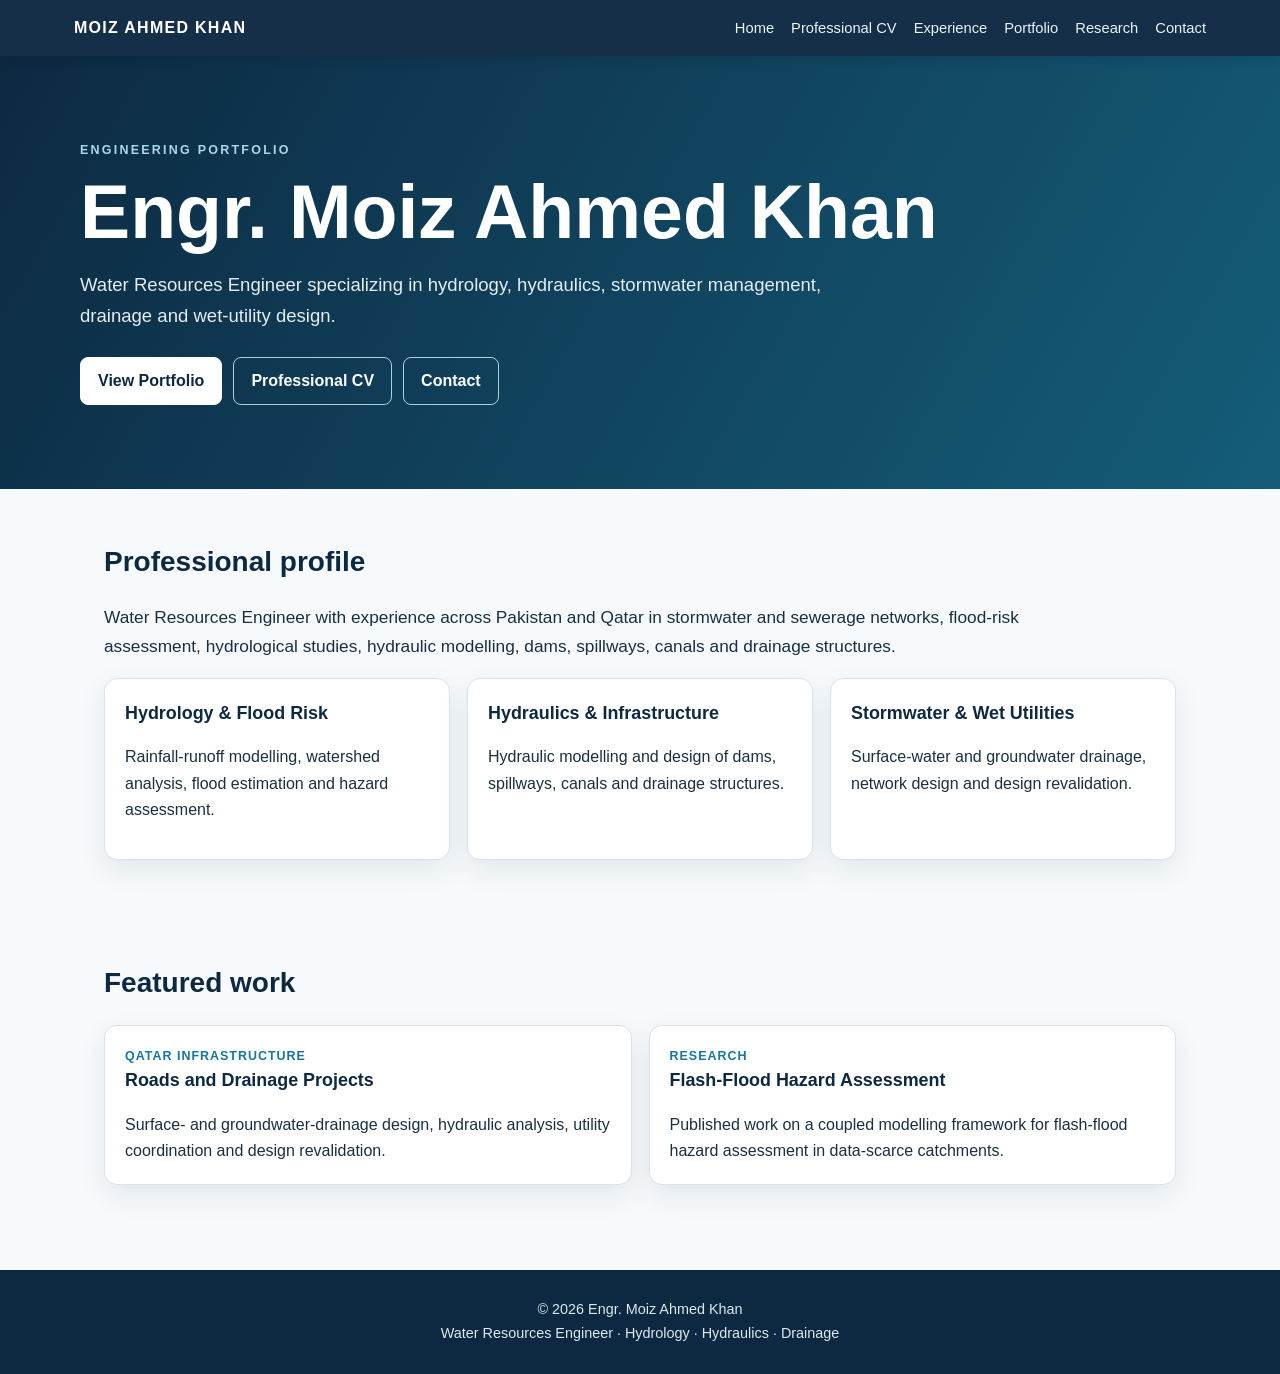
<file: index.html>
<!doctype html><html lang="en"><head><meta charset="utf-8"><meta name="viewport" content="width=device-width,initial-scale=1"><meta name="description" content="Professional portfolio of Engr. Moiz Ahmed Khan."><title>Home | Moiz Ahmed Khan</title><link rel="stylesheet" href="assets/style.css"></head><body><header><div class="navwrap"><a class="brand" href="index.html">MOIZ AHMED KHAN</a><button class="menu" aria-label="Toggle navigation">☰</button><nav><a href="index.html">Home</a><a href="cv.html">Professional CV</a><a href="experience.html">Experience</a><a href="projects.html">Portfolio</a><a href="research.html">Research</a><a href="contact.html">Contact</a></nav></div></header><section class="hero"><div class="wrap"><div class="eyebrow">Engineering portfolio</div><h1>Engr. Moiz Ahmed Khan</h1><p>Water Resources Engineer specializing in hydrology, hydraulics, stormwater management, drainage and wet-utility design.</p><div class="actions"><a class="btn primary" href="projects.html">View Portfolio</a><a class="btn" href="cv.html">Professional CV</a><a class="btn" href="contact.html">Contact</a></div></div></section><section class="section"><h2>Professional profile</h2><p class="lead">Water Resources Engineer with experience across Pakistan and Qatar in stormwater and sewerage networks, flood-risk assessment, hydrological studies, hydraulic modelling, dams, spillways, canals and drainage structures.</p><div class="grid three"><div class="card"><h3>Hydrology & Flood Risk</h3><p>Rainfall-runoff modelling, watershed analysis, flood estimation and hazard assessment.</p></div><div class="card"><h3>Hydraulics & Infrastructure</h3><p>Hydraulic modelling and design of dams, spillways, canals and drainage structures.</p></div><div class="card"><h3>Stormwater & Wet Utilities</h3><p>Surface-water and groundwater drainage, network design and design revalidation.</p></div></div></section><section class="section"><h2>Featured work</h2><div class="grid"><div class="project"><div class="type">Qatar infrastructure</div><h2>Roads and Drainage Projects</h2><p>Surface- and groundwater-drainage design, hydraulic analysis, utility coordination and design revalidation.</p></div><div class="project"><div class="type">Research</div><h2>Flash-Flood Hazard Assessment</h2><p>Published work on a coupled modelling framework for flash-flood hazard assessment in data-scarce catchments.</p></div></div></section><footer><div>© <span id="year"></span> Engr. Moiz Ahmed Khan</div><div>Water Resources Engineer · Hydrology · Hydraulics · Drainage</div></footer><script src="assets/script.js"></script></body></html>
</file>
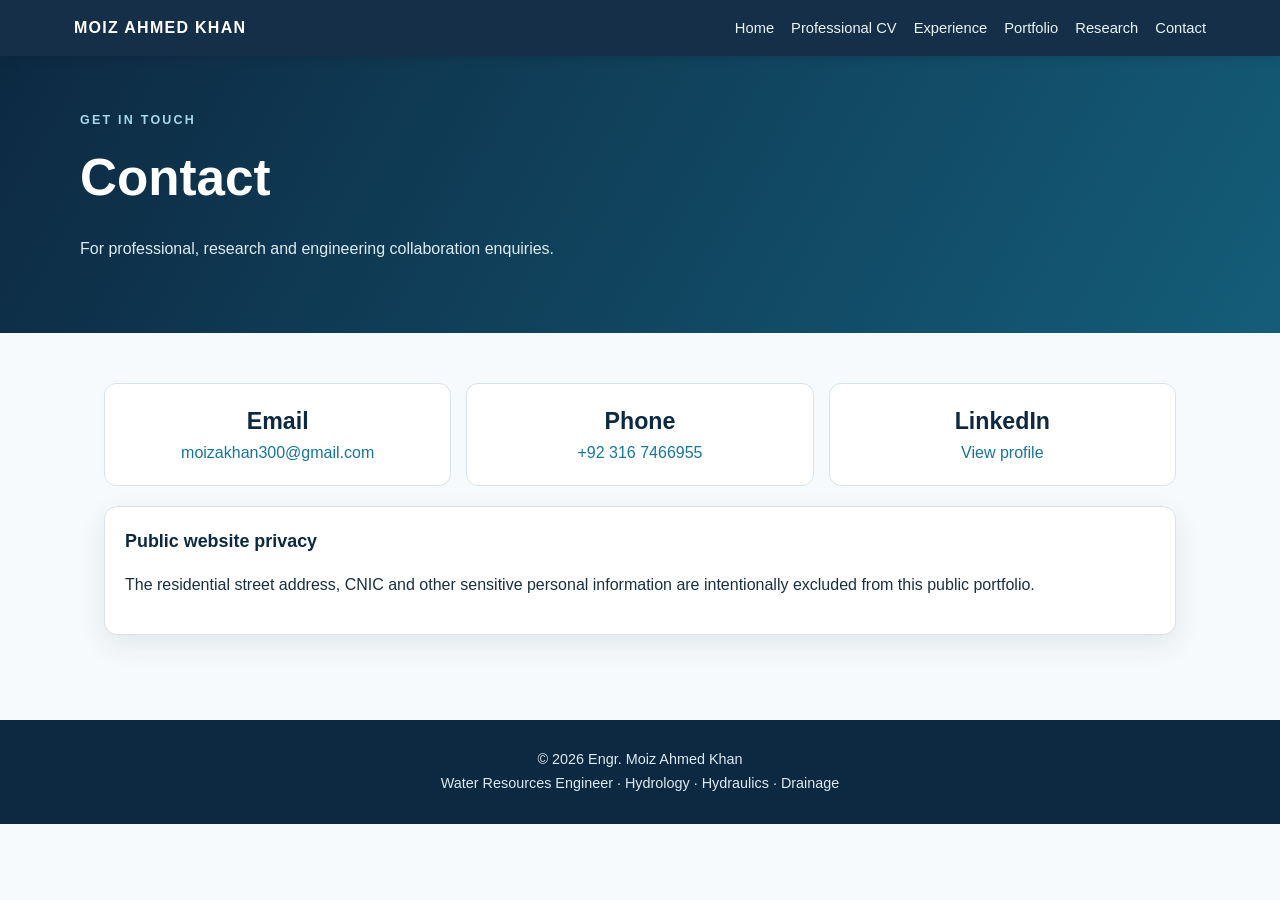
<file: contact.html>
<!doctype html><html lang="en"><head><meta charset="utf-8"><meta name="viewport" content="width=device-width,initial-scale=1"><meta name="description" content="Contact Engr. Moiz Ahmed Khan."><title>Contact | Moiz Ahmed Khan</title><link rel="stylesheet" href="assets/style.css"></head><body><header><div class="navwrap"><a class="brand" href="index.html">MOIZ AHMED KHAN</a><button class="menu" aria-label="Toggle navigation">☰</button><nav><a href="index.html">Home</a><a href="cv.html">Professional CV</a><a href="experience.html">Experience</a><a href="projects.html">Portfolio</a><a href="research.html">Research</a><a href="contact.html">Contact</a></nav></div></header><section class="pagehead"><div class="wrap"><div class="eyebrow">Get in touch</div><h1>Contact</h1><p>For professional, research and engineering collaboration enquiries.</p></div></section><section class="section"><div class="contact"><div class="stat"><strong>Email</strong><a href="mailto:moizakhan300@gmail.com">moizakhan300@gmail.com</a></div><div class="stat"><strong>Phone</strong><a href="tel:+923167466955">+92 316 7466955</a></div><div class="stat"><strong>LinkedIn</strong><a href="https://www.linkedin.com/in/engrmoizahmedkhan" target="_blank" rel="noopener">View profile</a></div></div><div class="card" style="margin-top:20px"><h3>Public website privacy</h3><p>The residential street address, CNIC and other sensitive personal information are intentionally excluded from this public portfolio.</p></div></section><footer><div>© <span id="year"></span> Engr. Moiz Ahmed Khan</div><div>Water Resources Engineer · Hydrology · Hydraulics · Drainage</div></footer><script src="assets/script.js"></script></body></html>
</file>
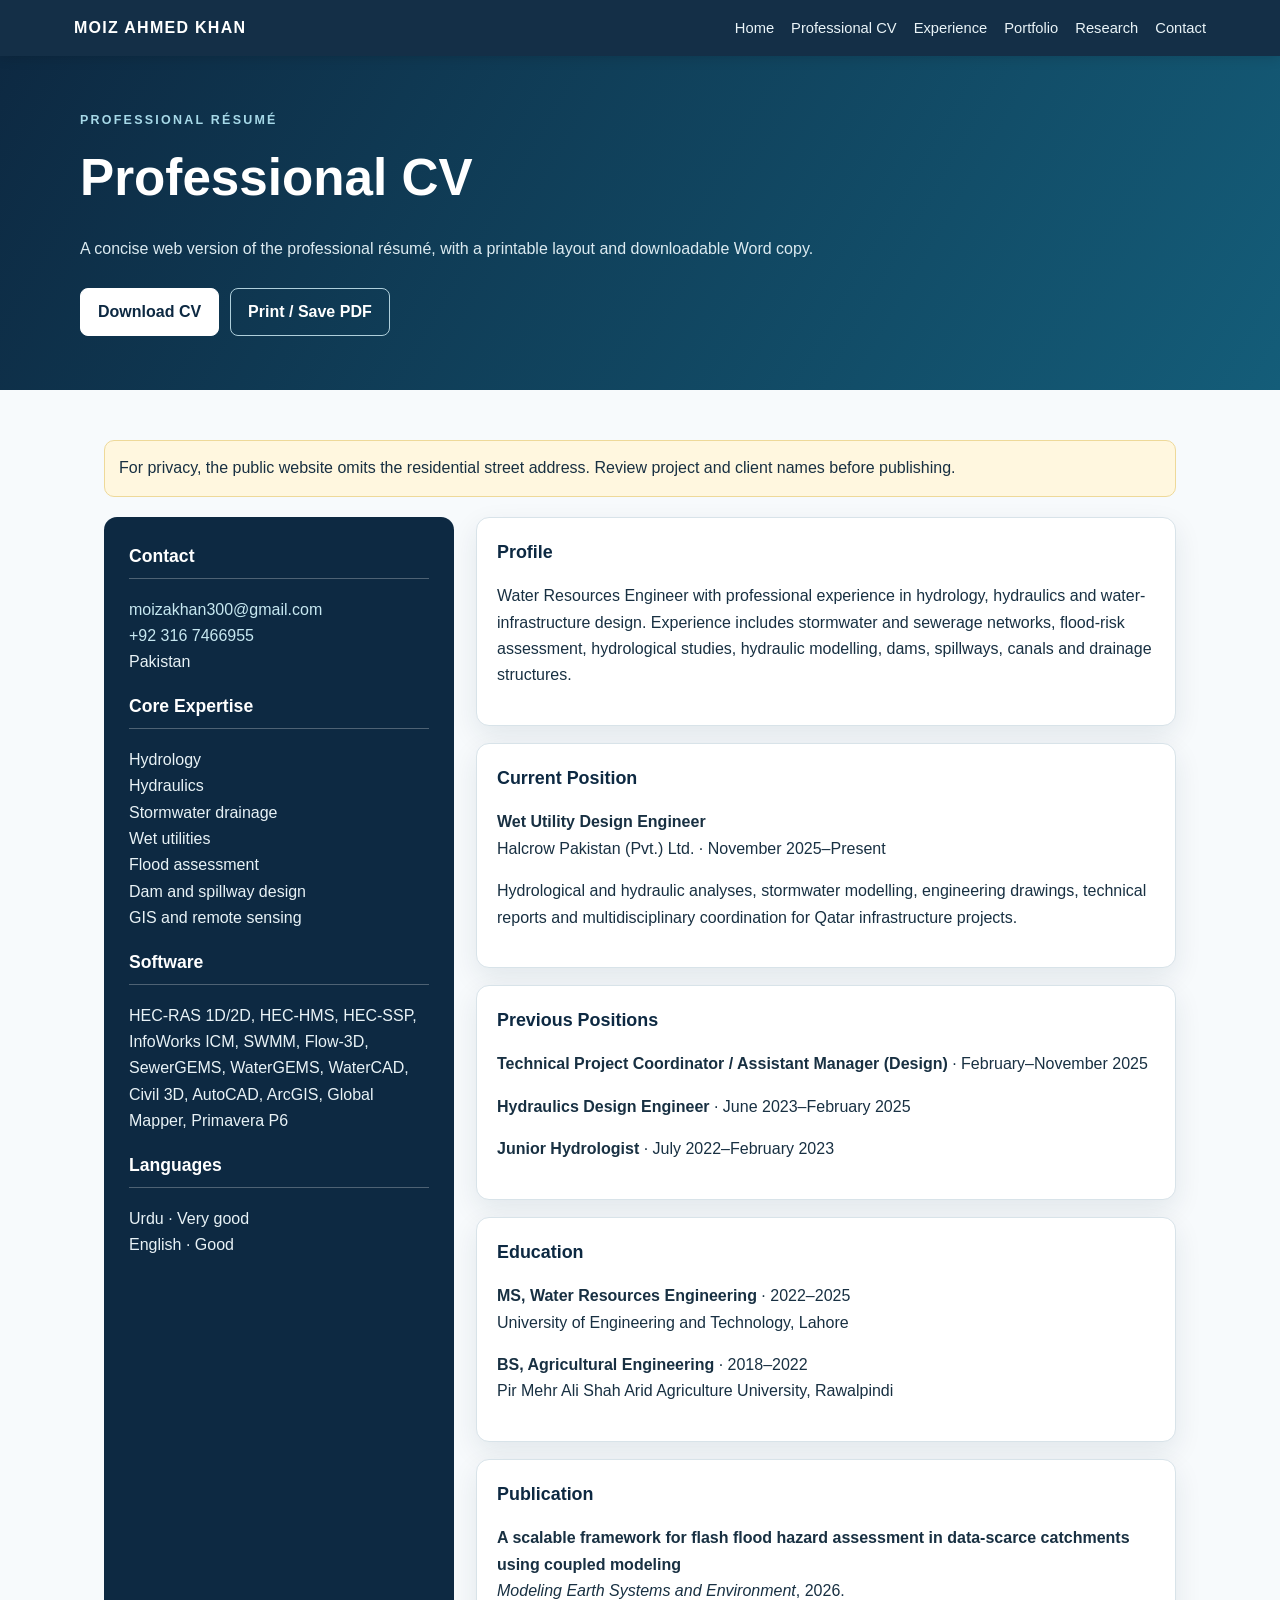
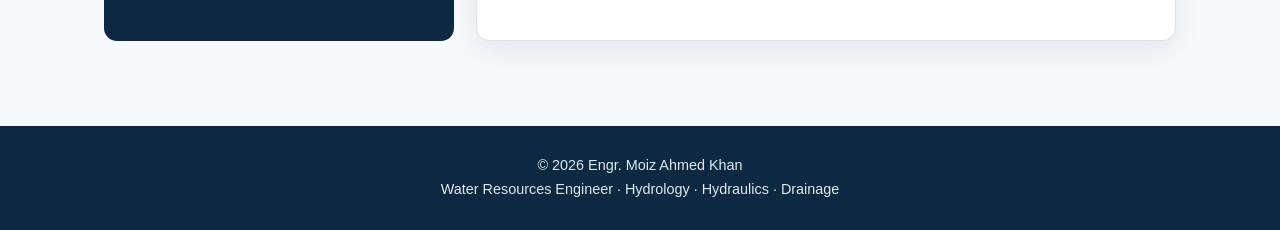
<file: cv.html>
<!doctype html><html lang="en"><head><meta charset="utf-8"><meta name="viewport" content="width=device-width,initial-scale=1"><meta name="description" content="Professional CV of Engr. Moiz Ahmed Khan."><title>Professional CV | Moiz Ahmed Khan</title><link rel="stylesheet" href="assets/style.css"></head><body><header><div class="navwrap"><a class="brand" href="index.html">MOIZ AHMED KHAN</a><button class="menu" aria-label="Toggle navigation">☰</button><nav><a href="index.html">Home</a><a href="cv.html">Professional CV</a><a href="experience.html">Experience</a><a href="projects.html">Portfolio</a><a href="research.html">Research</a><a href="contact.html">Contact</a></nav></div></header><section class="pagehead"><div class="wrap"><div class="eyebrow">Professional résumé</div><h1>Professional CV</h1><p>A concise web version of the professional résumé, with a printable layout and downloadable Word copy.</p><div class="actions"><a class="btn primary" href="files/Professional-Resume-Oct-2026.docx" download>Download CV</a><a class="btn" href="#" onclick="window.print();return false">Print / Save PDF</a></div></div></section><section class="section"><div class="notice">For privacy, the public website omits the residential street address. Review project and client names before publishing.</div><div class="cv-layout" style="margin-top:20px"><aside class="side"><h2>Contact</h2><p><a href="mailto:moizakhan300@gmail.com">moizakhan300@gmail.com</a><br><a href="tel:+923167466955">+92 316 7466955</a><br>Pakistan</p><h2>Core Expertise</h2><p>Hydrology<br>Hydraulics<br>Stormwater drainage<br>Wet utilities<br>Flood assessment<br>Dam and spillway design<br>GIS and remote sensing</p><h2>Software</h2><p>HEC-RAS 1D/2D, HEC-HMS, HEC-SSP, InfoWorks ICM, SWMM, Flow-3D, SewerGEMS, WaterGEMS, WaterCAD, Civil 3D, AutoCAD, ArcGIS, Global Mapper, Primavera P6</p><h2>Languages</h2><p>Urdu · Very good<br>English · Good</p></aside><div class="cv-main"><div class="card"><h3>Profile</h3><p>Water Resources Engineer with professional experience in hydrology, hydraulics and water-infrastructure design. Experience includes stormwater and sewerage networks, flood-risk assessment, hydrological studies, hydraulic modelling, dams, spillways, canals and drainage structures.</p></div><div class="card"><h3>Current Position</h3><p><strong>Wet Utility Design Engineer</strong><br>Halcrow Pakistan (Pvt.) Ltd. · November 2025–Present</p><p>Hydrological and hydraulic analyses, stormwater modelling, engineering drawings, technical reports and multidisciplinary coordination for Qatar infrastructure projects.</p></div><div class="card"><h3>Previous Positions</h3><p><strong>Technical Project Coordinator / Assistant Manager (Design)</strong> · February–November 2025</p><p><strong>Hydraulics Design Engineer</strong> · June 2023–February 2025</p><p><strong>Junior Hydrologist</strong> · July 2022–February 2023</p></div><div class="card"><h3>Education</h3><p><strong>MS, Water Resources Engineering</strong> · 2022–2025<br>University of Engineering and Technology, Lahore</p><p><strong>BS, Agricultural Engineering</strong> · 2018–2022<br>Pir Mehr Ali Shah Arid Agriculture University, Rawalpindi</p></div><div class="card"><h3>Publication</h3><p><strong>A scalable framework for flash flood hazard assessment in data-scarce catchments using coupled modeling</strong><br><em>Modeling Earth Systems and Environment</em>, 2026.</p></div></div></div></section><footer><div>© <span id="year"></span> Engr. Moiz Ahmed Khan</div><div>Water Resources Engineer · Hydrology · Hydraulics · Drainage</div></footer><script src="assets/script.js"></script></body></html>
</file>
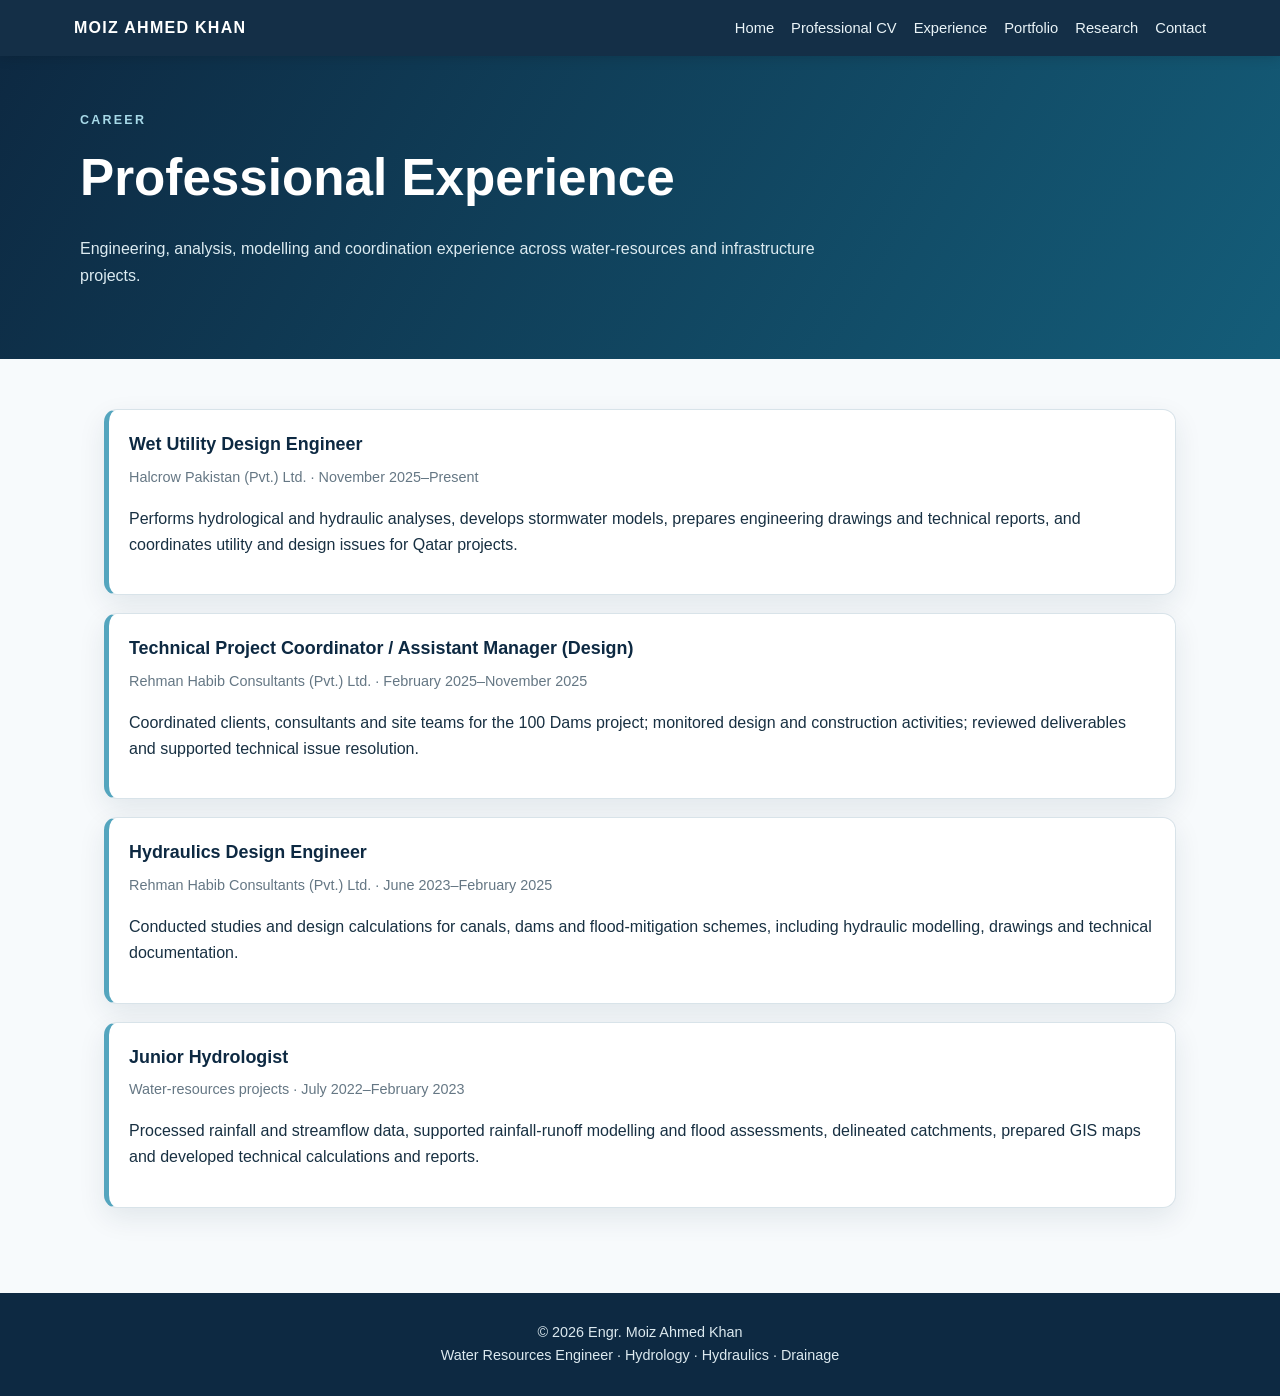
<file: experience.html>
<!doctype html><html lang="en"><head><meta charset="utf-8"><meta name="viewport" content="width=device-width,initial-scale=1"><meta name="description" content="Professional experience in hydrology, hydraulics and drainage."><title>Experience | Moiz Ahmed Khan</title><link rel="stylesheet" href="assets/style.css"></head><body><header><div class="navwrap"><a class="brand" href="index.html">MOIZ AHMED KHAN</a><button class="menu" aria-label="Toggle navigation">☰</button><nav><a href="index.html">Home</a><a href="cv.html">Professional CV</a><a href="experience.html">Experience</a><a href="projects.html">Portfolio</a><a href="research.html">Research</a><a href="contact.html">Contact</a></nav></div></header><section class="pagehead"><div class="wrap"><div class="eyebrow">Career</div><h1>Professional Experience</h1><p>Engineering, analysis, modelling and coordination experience across water-resources and infrastructure projects.</p></div></section><section class="section"><div class="timeline"><article class="role"><h2>Wet Utility Design Engineer</h2><div class="meta">Halcrow Pakistan (Pvt.) Ltd. · November 2025–Present</div><p>Performs hydrological and hydraulic analyses, develops stormwater models, prepares engineering drawings and technical reports, and coordinates utility and design issues for Qatar projects.</p></article><article class="role"><h2>Technical Project Coordinator / Assistant Manager (Design)</h2><div class="meta">Rehman Habib Consultants (Pvt.) Ltd. · February 2025–November 2025</div><p>Coordinated clients, consultants and site teams for the 100 Dams project; monitored design and construction activities; reviewed deliverables and supported technical issue resolution.</p></article><article class="role"><h2>Hydraulics Design Engineer</h2><div class="meta">Rehman Habib Consultants (Pvt.) Ltd. · June 2023–February 2025</div><p>Conducted studies and design calculations for canals, dams and flood-mitigation schemes, including hydraulic modelling, drawings and technical documentation.</p></article><article class="role"><h2>Junior Hydrologist</h2><div class="meta">Water-resources projects · July 2022–February 2023</div><p>Processed rainfall and streamflow data, supported rainfall-runoff modelling and flood assessments, delineated catchments, prepared GIS maps and developed technical calculations and reports.</p></article></div></section><footer><div>© <span id="year"></span> Engr. Moiz Ahmed Khan</div><div>Water Resources Engineer · Hydrology · Hydraulics · Drainage</div></footer><script src="assets/script.js"></script></body></html>
</file>
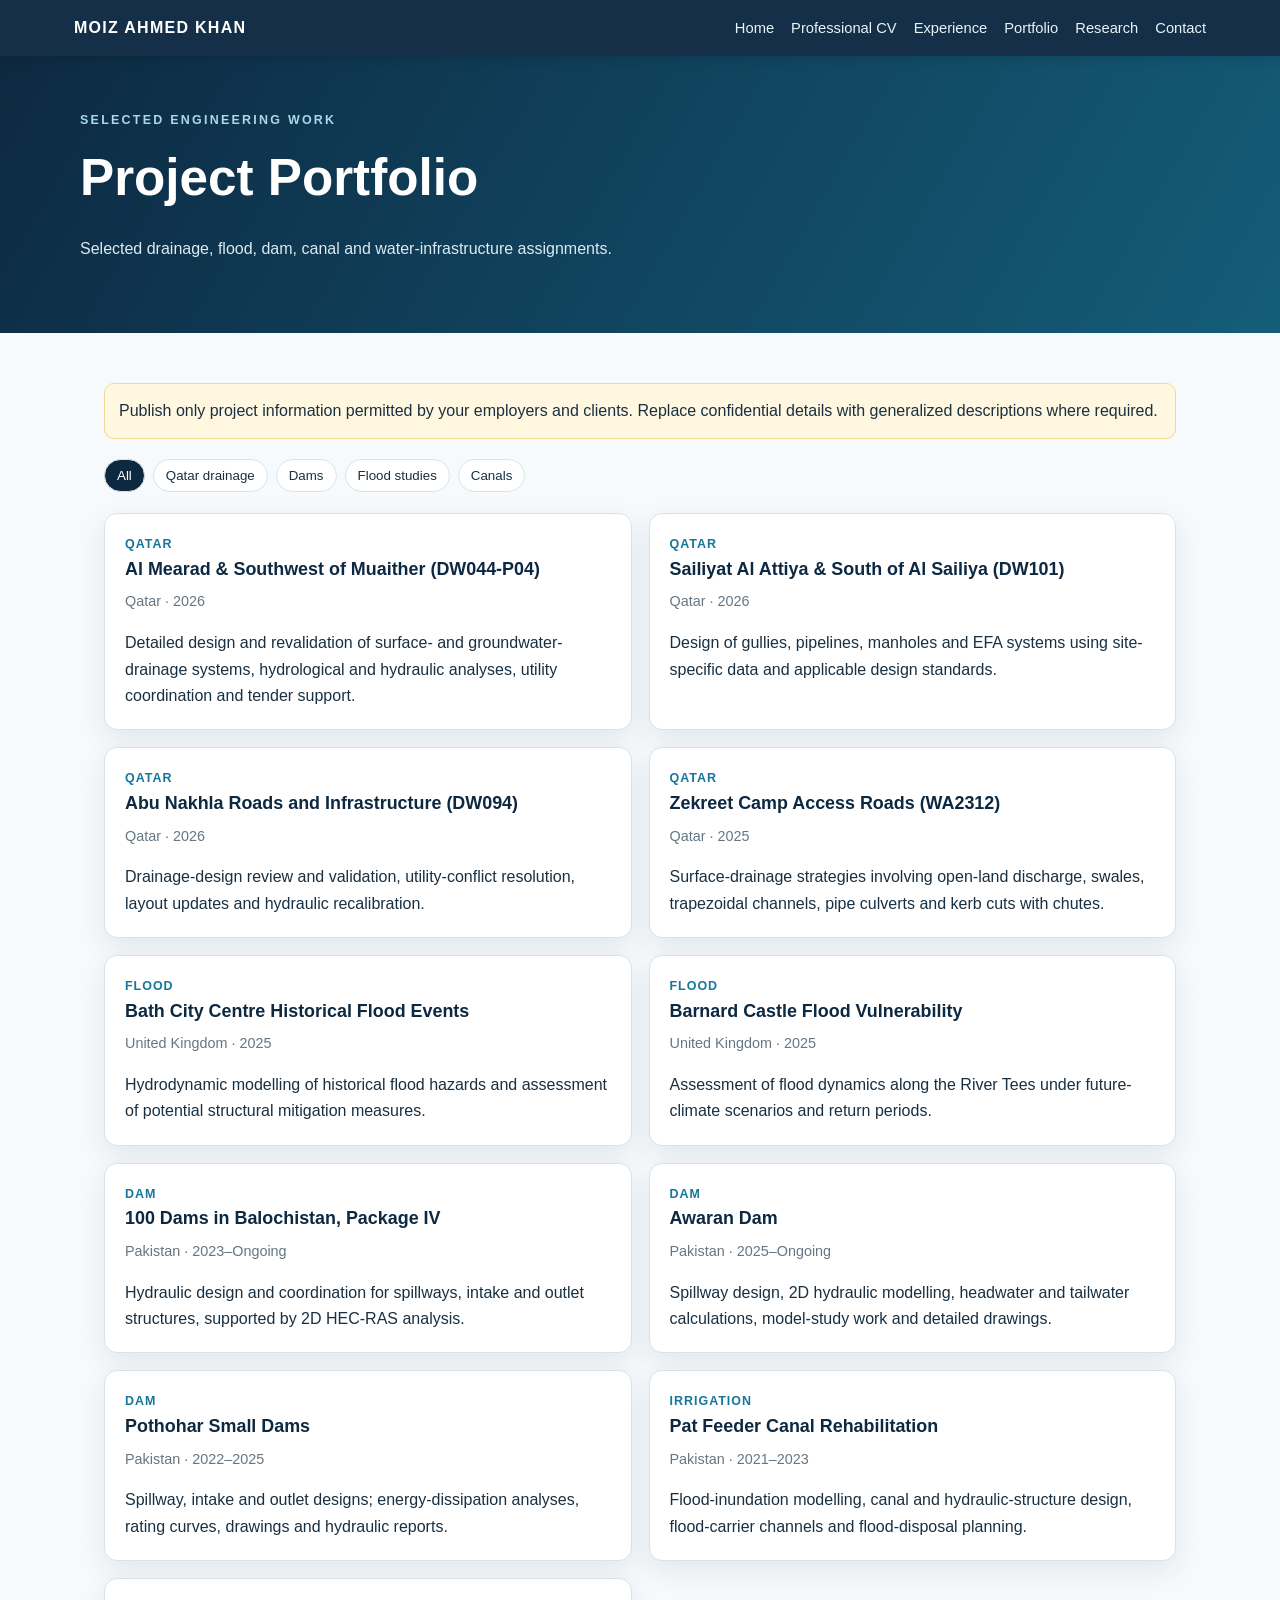
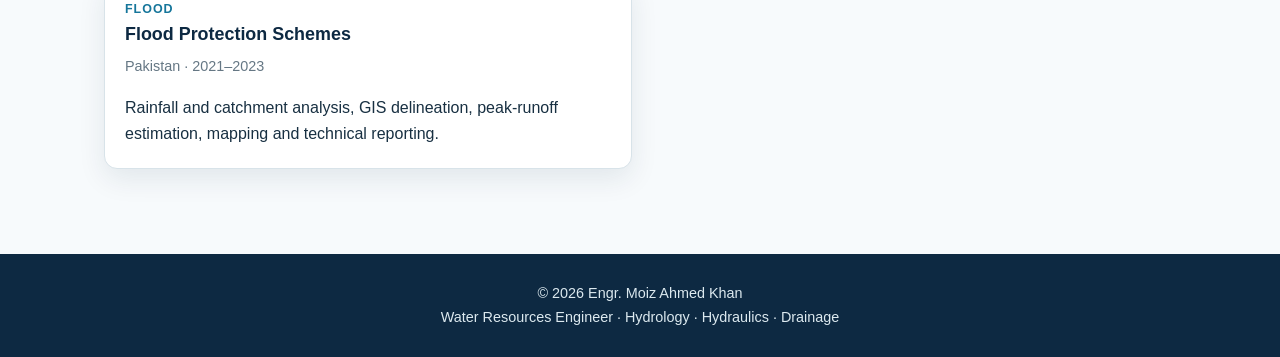
<file: projects.html>
<!doctype html><html lang="en"><head><meta charset="utf-8"><meta name="viewport" content="width=device-width,initial-scale=1"><meta name="description" content="Selected engineering project portfolio."><title>Portfolio | Moiz Ahmed Khan</title><link rel="stylesheet" href="assets/style.css"></head><body><header><div class="navwrap"><a class="brand" href="index.html">MOIZ AHMED KHAN</a><button class="menu" aria-label="Toggle navigation">☰</button><nav><a href="index.html">Home</a><a href="cv.html">Professional CV</a><a href="experience.html">Experience</a><a href="projects.html">Portfolio</a><a href="research.html">Research</a><a href="contact.html">Contact</a></nav></div></header><section class="pagehead"><div class="wrap"><div class="eyebrow">Selected engineering work</div><h1>Project Portfolio</h1><p>Selected drainage, flood, dam, canal and water-infrastructure assignments.</p></div></section><section class="section"><div class="notice">Publish only project information permitted by your employers and clients. Replace confidential details with generalized descriptions where required.</div><div class="filterbar" style="margin-top:20px"><button class="active" data-filter="all">All</button><button data-filter="qatar">Qatar drainage</button><button data-filter="dam">Dams</button><button data-filter="flood">Flood studies</button><button data-filter="irrigation">Canals</button></div><div class="grid"><article class="project" data-cat="qatar"><div class="type">qatar</div><h2>Al Mearad & Southwest of Muaither (DW044-P04)</h2><div class="meta">Qatar · 2026</div><p>Detailed design and revalidation of surface- and groundwater-drainage systems, hydrological and hydraulic analyses, utility coordination and tender support.</p></article><article class="project" data-cat="qatar"><div class="type">qatar</div><h2>Sailiyat Al Attiya & South of Al Sailiya (DW101)</h2><div class="meta">Qatar · 2026</div><p>Design of gullies, pipelines, manholes and EFA systems using site-specific data and applicable design standards.</p></article><article class="project" data-cat="qatar"><div class="type">qatar</div><h2>Abu Nakhla Roads and Infrastructure (DW094)</h2><div class="meta">Qatar · 2026</div><p>Drainage-design review and validation, utility-conflict resolution, layout updates and hydraulic recalibration.</p></article><article class="project" data-cat="qatar"><div class="type">qatar</div><h2>Zekreet Camp Access Roads (WA2312)</h2><div class="meta">Qatar · 2025</div><p>Surface-drainage strategies involving open-land discharge, swales, trapezoidal channels, pipe culverts and kerb cuts with chutes.</p></article><article class="project" data-cat="flood"><div class="type">flood</div><h2>Bath City Centre Historical Flood Events</h2><div class="meta">United Kingdom · 2025</div><p>Hydrodynamic modelling of historical flood hazards and assessment of potential structural mitigation measures.</p></article><article class="project" data-cat="flood"><div class="type">flood</div><h2>Barnard Castle Flood Vulnerability</h2><div class="meta">United Kingdom · 2025</div><p>Assessment of flood dynamics along the River Tees under future-climate scenarios and return periods.</p></article><article class="project" data-cat="dam"><div class="type">dam</div><h2>100 Dams in Balochistan, Package IV</h2><div class="meta">Pakistan · 2023–Ongoing</div><p>Hydraulic design and coordination for spillways, intake and outlet structures, supported by 2D HEC-RAS analysis.</p></article><article class="project" data-cat="dam"><div class="type">dam</div><h2>Awaran Dam</h2><div class="meta">Pakistan · 2025–Ongoing</div><p>Spillway design, 2D hydraulic modelling, headwater and tailwater calculations, model-study work and detailed drawings.</p></article><article class="project" data-cat="dam"><div class="type">dam</div><h2>Pothohar Small Dams</h2><div class="meta">Pakistan · 2022–2025</div><p>Spillway, intake and outlet designs; energy-dissipation analyses, rating curves, drawings and hydraulic reports.</p></article><article class="project" data-cat="irrigation"><div class="type">irrigation</div><h2>Pat Feeder Canal Rehabilitation</h2><div class="meta">Pakistan · 2021–2023</div><p>Flood-inundation modelling, canal and hydraulic-structure design, flood-carrier channels and flood-disposal planning.</p></article><article class="project" data-cat="flood"><div class="type">flood</div><h2>Flood Protection Schemes</h2><div class="meta">Pakistan · 2021–2023</div><p>Rainfall and catchment analysis, GIS delineation, peak-runoff estimation, mapping and technical reporting.</p></article></div></section><footer><div>© <span id="year"></span> Engr. Moiz Ahmed Khan</div><div>Water Resources Engineer · Hydrology · Hydraulics · Drainage</div></footer><script src="assets/script.js"></script></body></html>
</file>
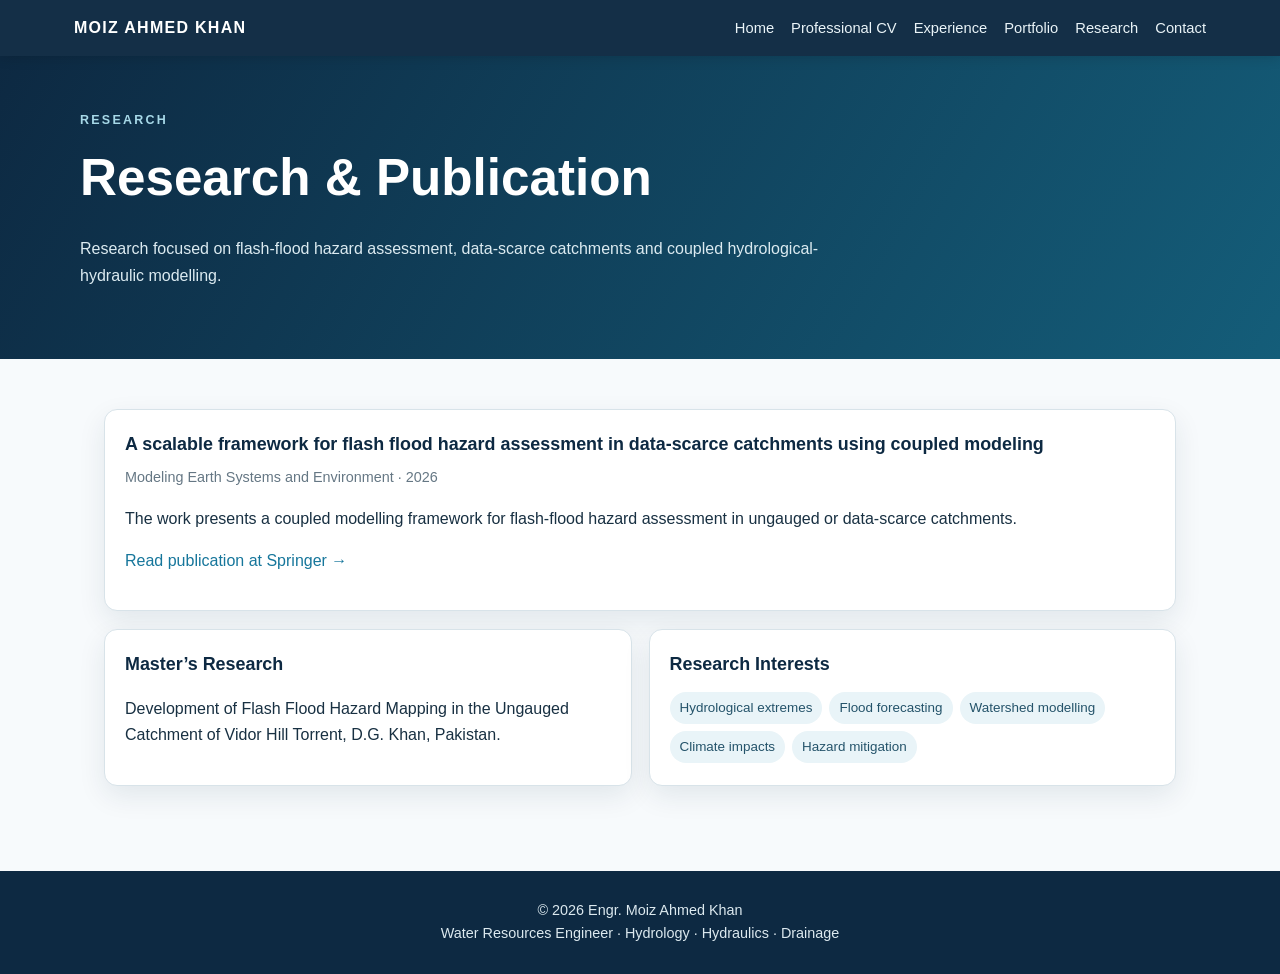
<file: research.html>
<!doctype html><html lang="en"><head><meta charset="utf-8"><meta name="viewport" content="width=device-width,initial-scale=1"><meta name="description" content="Research and publication profile."><title>Research | Moiz Ahmed Khan</title><link rel="stylesheet" href="assets/style.css"></head><body><header><div class="navwrap"><a class="brand" href="index.html">MOIZ AHMED KHAN</a><button class="menu" aria-label="Toggle navigation">☰</button><nav><a href="index.html">Home</a><a href="cv.html">Professional CV</a><a href="experience.html">Experience</a><a href="projects.html">Portfolio</a><a href="research.html">Research</a><a href="contact.html">Contact</a></nav></div></header><section class="pagehead"><div class="wrap"><div class="eyebrow">Research</div><h1>Research & Publication</h1><p>Research focused on flash-flood hazard assessment, data-scarce catchments and coupled hydrological-hydraulic modelling.</p></div></section><section class="section"><div class="card"><h3>A scalable framework for flash flood hazard assessment in data-scarce catchments using coupled modeling</h3><div class="meta">Modeling Earth Systems and Environment · 2026</div><p>The work presents a coupled modelling framework for flash-flood hazard assessment in ungauged or data-scarce catchments.</p><p><a href="https://link.springer.com/article/10.1007/s40808-026-02751-6" target="_blank" rel="noopener">Read publication at Springer →</a></p></div><div class="grid" style="margin-top:18px"><div class="card"><h3>Master’s Research</h3><p>Development of Flash Flood Hazard Mapping in the Ungauged Catchment of Vidor Hill Torrent, D.G. Khan, Pakistan.</p></div><div class="card"><h3>Research Interests</h3><div class="tags"><span class="tag">Hydrological extremes</span><span class="tag">Flood forecasting</span><span class="tag">Watershed modelling</span><span class="tag">Climate impacts</span><span class="tag">Hazard mitigation</span></div></div></div></section><footer><div>© <span id="year"></span> Engr. Moiz Ahmed Khan</div><div>Water Resources Engineer · Hydrology · Hydraulics · Drainage</div></footer><script src="assets/script.js"></script></body></html>
</file>
<file: assets/style.css>
:root{--navy:#0d2942;--blue:#16769b;--sky:#e9f4f8;--ink:#183042;--muted:#657784;--line:#d8e3e9;--white:#fff;--shadow:0 10px 28px rgba(13,41,66,.09)}
*{box-sizing:border-box}html{scroll-behavior:smooth}body{margin:0;font-family:Inter,"Segoe UI",Arial,sans-serif;color:var(--ink);background:#f7fafc;line-height:1.65}a{color:var(--blue);text-decoration:none}a:hover{text-decoration:underline}header{background:rgba(13,41,66,.97);position:sticky;top:0;z-index:20;box-shadow:0 2px 12px #0002}.navwrap{max-width:1180px;margin:auto;padding:15px 24px;display:flex;align-items:center;gap:25px}.brand{color:white;font-weight:800;letter-spacing:.08em;margin-right:auto}.navwrap nav{display:flex;gap:17px;align-items:center}.navwrap nav a{color:#eaf4f8;font-size:.92rem}.menu{display:none;background:transparent;color:white;border:1px solid #ffffff66;border-radius:6px;padding:5px 9px;font-size:1.2rem}.hero{background:linear-gradient(120deg,#0d2942,#145d79);color:white;padding:84px 24px}.wrap{max-width:1120px;margin:auto}.eyebrow{text-transform:uppercase;letter-spacing:.18em;color:#a7d9e8;font-weight:750;font-size:.78rem}.hero h1{font-size:clamp(2.5rem,6vw,4.7rem);line-height:1.05;margin:12px 0}.hero p{font-size:1.16rem;color:#e3edf2;max-width:790px}.actions{display:flex;gap:11px;flex-wrap:wrap;margin-top:25px}.btn{display:inline-flex;align-items:center;padding:10px 17px;border:1px solid #afcfdb;border-radius:8px;color:white;font-weight:700}.btn.primary{background:white;color:var(--navy);border-color:white}.pagehead{background:linear-gradient(120deg,#0d2942,#145d79);color:white;padding:54px 24px}.pagehead h1{font-size:clamp(2rem,4vw,3.3rem);margin:5px 0}.pagehead p{max-width:780px;color:#dcebf1}.section{max-width:1120px;margin:auto;padding:50px 24px}.section h2{color:var(--navy);font-size:1.75rem;margin:0 0 18px}.lead{font-size:1.08rem;max-width:950px}.grid{display:grid;grid-template-columns:repeat(2,minmax(0,1fr));gap:17px}.grid.three{grid-template-columns:repeat(3,minmax(0,1fr))}.card,.role,.project{background:white;border:1px solid var(--line);border-radius:13px;padding:20px;box-shadow:var(--shadow)}.card h3,.role h2,.project h2{margin:0 0 6px;color:var(--navy);font-size:1.12rem}.meta{font-size:.9rem;color:var(--muted);margin-bottom:10px}.tags{display:flex;gap:7px;flex-wrap:wrap;margin-top:12px}.tag{background:var(--sky);border-radius:999px;padding:5px 10px;font-size:.84rem;color:#24536a}.timeline{display:grid;gap:18px}.role{border-left:5px solid #54a5be}.project .type{color:var(--blue);font-weight:750;font-size:.78rem;text-transform:uppercase;letter-spacing:.08em}.project p{margin-bottom:0}.filterbar{display:flex;gap:8px;flex-wrap:wrap;margin-bottom:21px}.filterbar button{border:1px solid var(--line);background:white;padding:8px 12px;border-radius:999px;color:var(--ink);cursor:pointer}.filterbar button.active{background:var(--navy);color:white}.cv-layout{display:grid;grid-template-columns:1fr 2fr;gap:22px}.side{background:var(--navy);color:#e8f2f6;border-radius:13px;padding:25px}.side h2{color:white;font-size:1.1rem;border-bottom:1px solid #ffffff44;padding-bottom:7px}.side a{color:#c7e8f1}.cv-main{display:grid;gap:17px}.notice{background:#fff7df;border:1px solid #eed999;border-radius:10px;padding:14px}.contact{display:grid;grid-template-columns:repeat(3,1fr);gap:15px}.stat{background:white;border:1px solid var(--line);border-radius:12px;padding:18px;text-align:center}.stat strong{display:block;font-size:1.45rem;color:var(--navy)}footer{background:var(--navy);color:#dce9ef;padding:28px 24px;text-align:center;font-size:.9rem;margin-top:35px}@media(max-width:800px){.menu{display:block}.navwrap{flex-wrap:wrap}.navwrap nav{display:none;width:100%;flex-direction:column;align-items:flex-start}.navwrap nav.open{display:flex}.grid,.grid.three,.cv-layout,.contact{grid-template-columns:1fr}.hero{padding-top:58px}}@media print{header,footer,.actions,.notice,.filterbar{display:none!important}.pagehead{padding:20px;background:white;color:var(--ink)}body{background:white}.section{padding:15px}.card,.role{box-shadow:none;break-inside:avoid}.cv-layout{grid-template-columns:1fr 2fr}.side{print-color-adjust:exact}}
</file>
